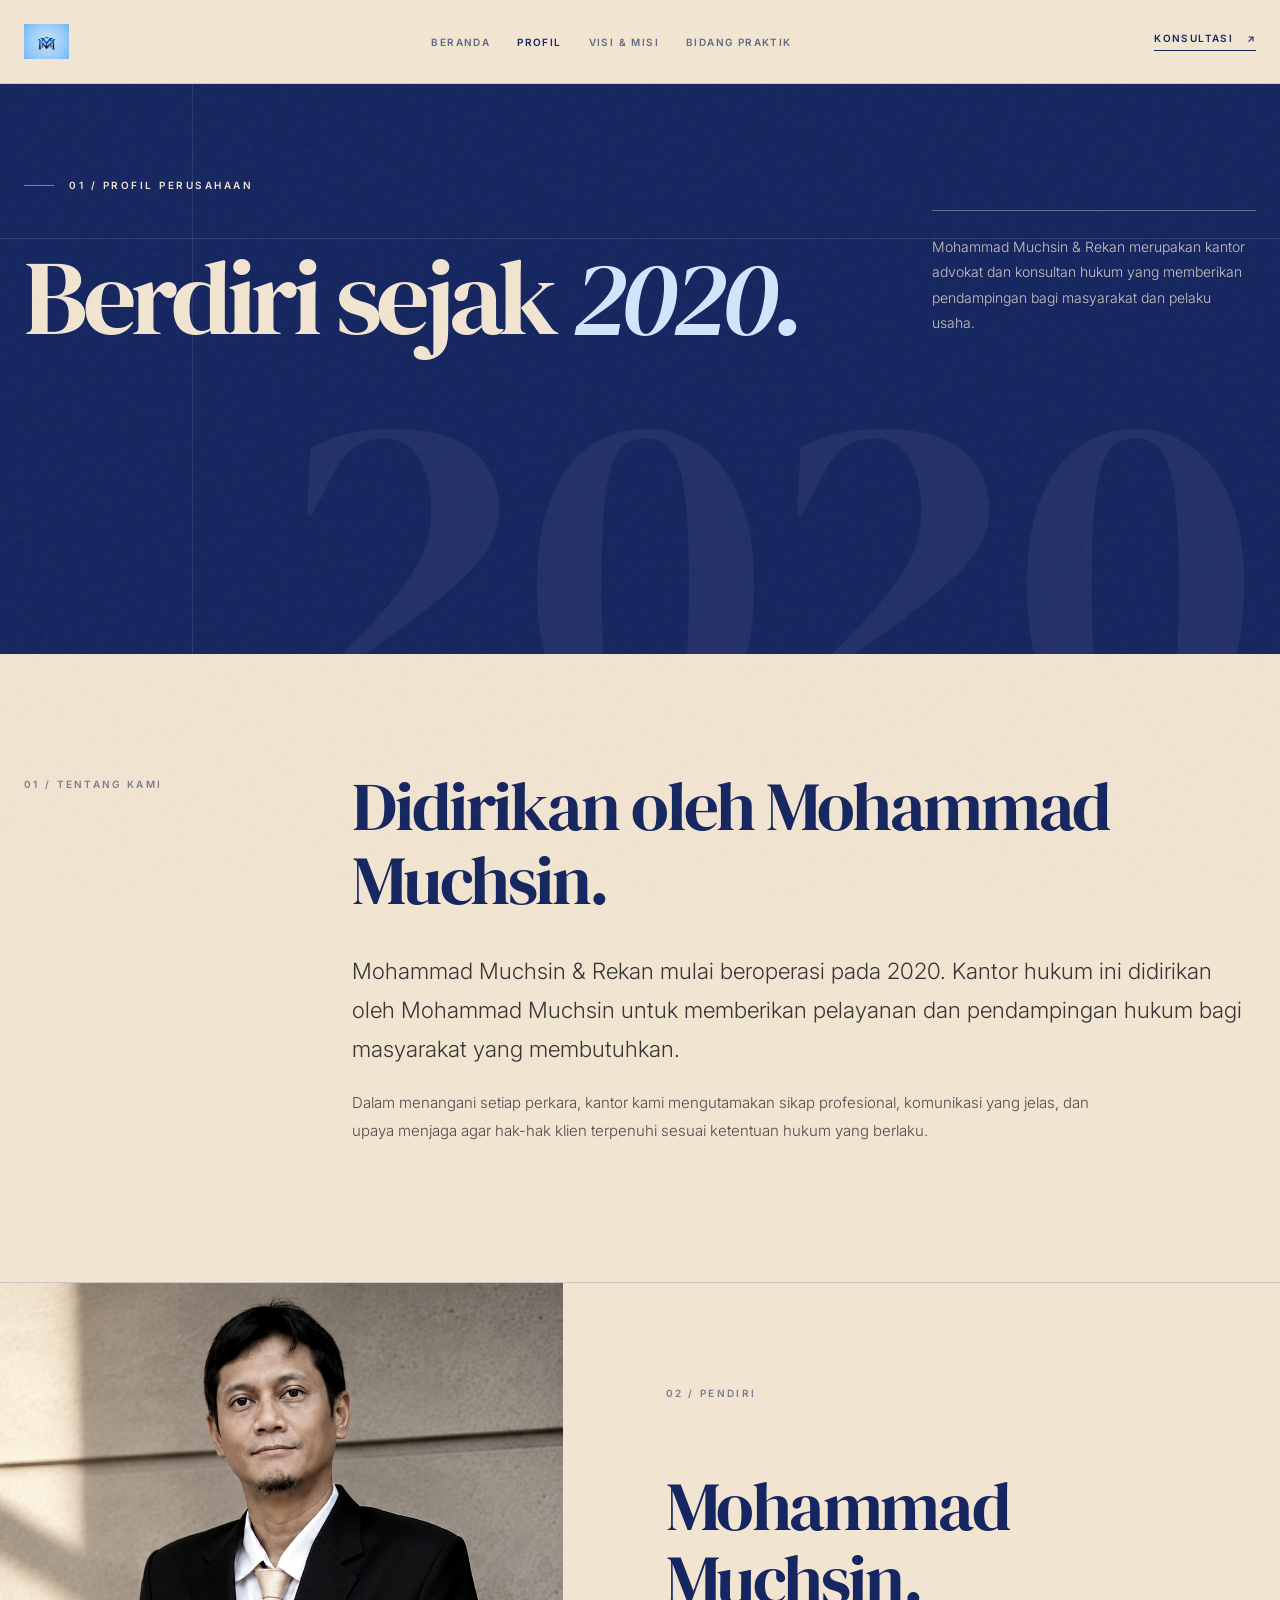
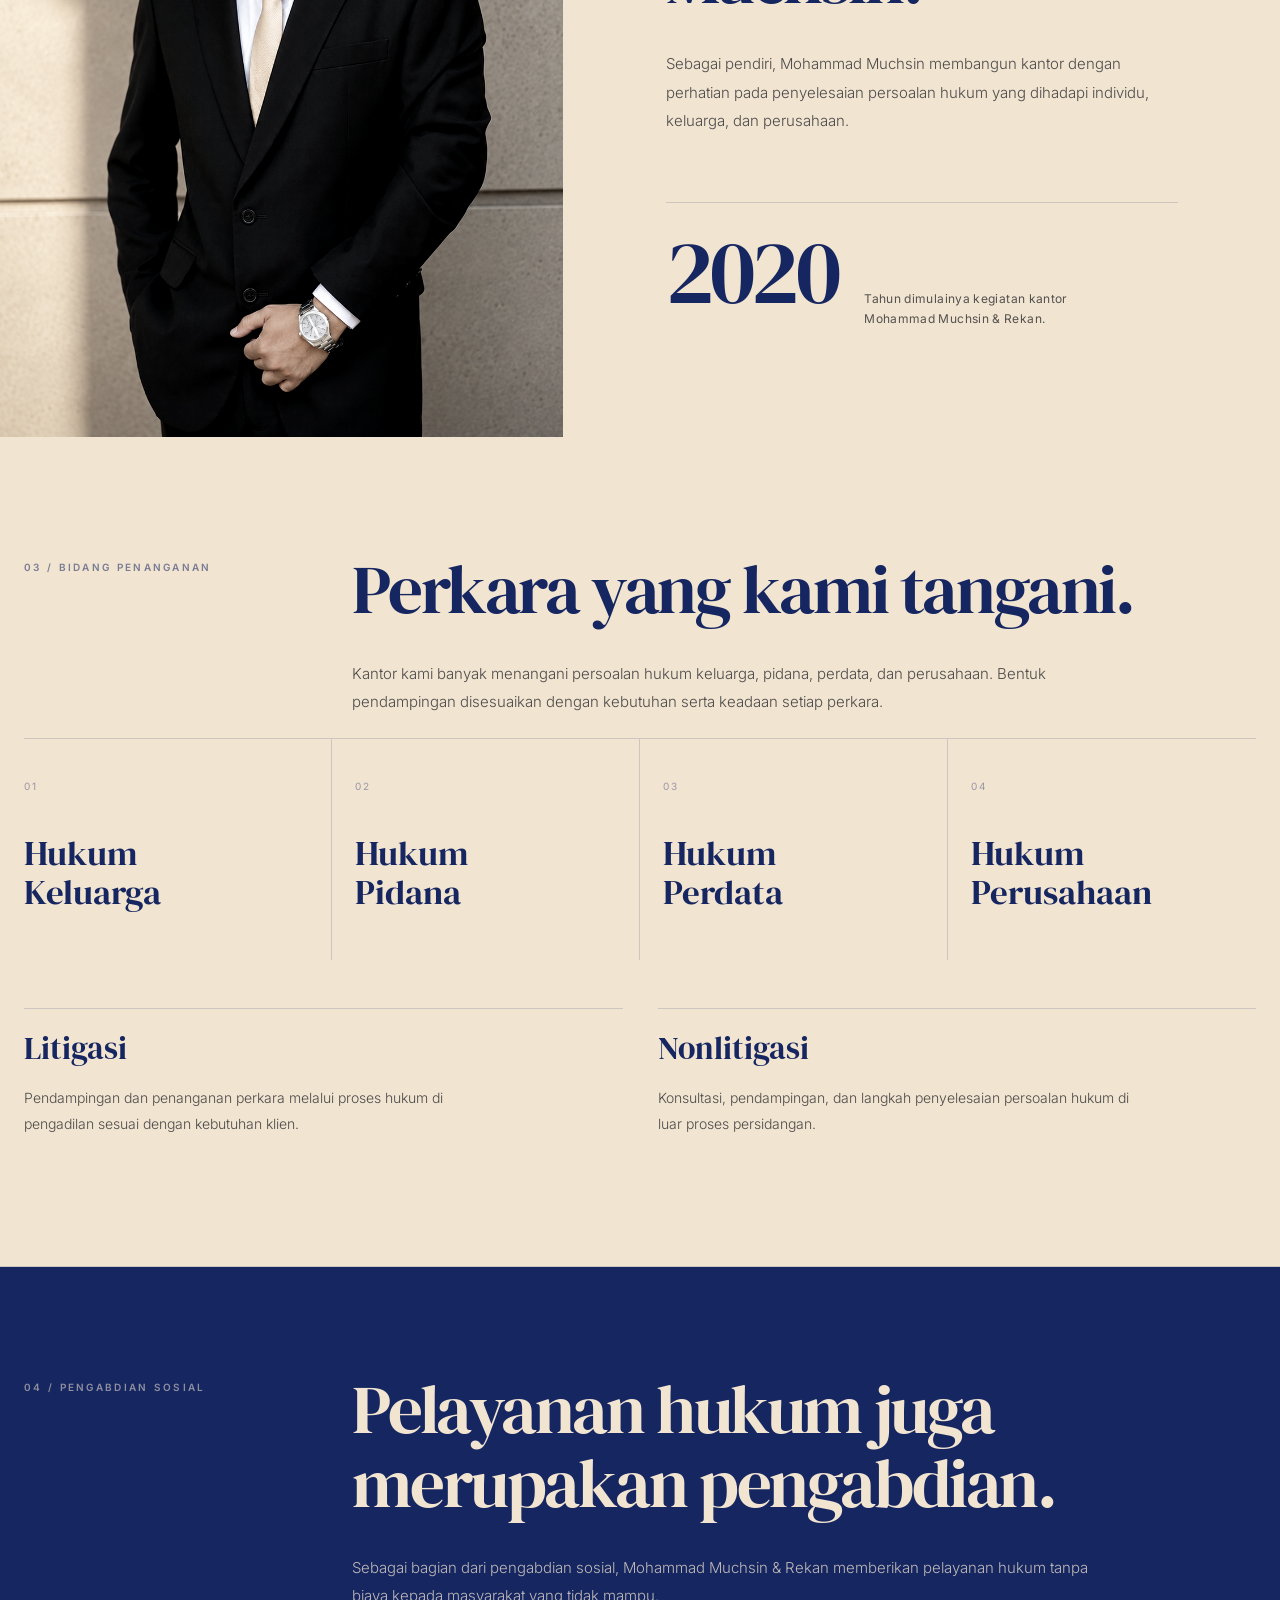
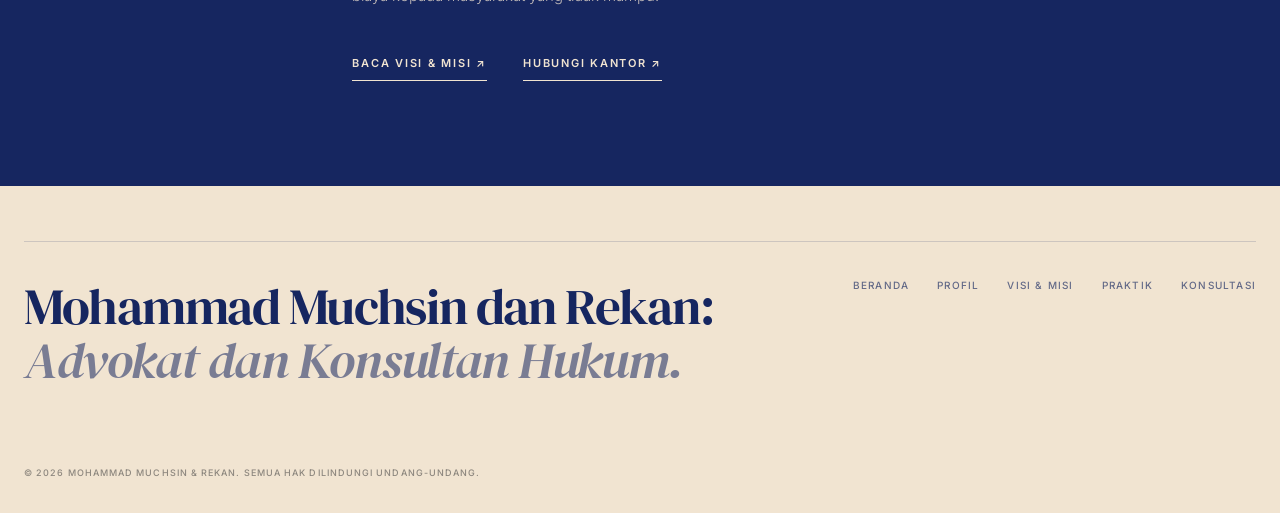
<file: profil.html>
<!doctype html>
<html lang="id">
<head><meta charset="utf-8"><meta name="viewport" content="width=device-width,initial-scale=1"><meta name="theme-color" content="#162660">
<title>Profil Perusahaan | Mohammad Muchsin &amp; Rekan</title>
<meta name="description" content="Didirikan oleh Mohammad Muchsin pada 2020, Mohammad Muchsin & Rekan memberikan layanan hukum litigasi dan nonlitigasi untuk perkara keluarga, pidana, perdata, dan perusahaan.">
<link rel="preconnect" href="https://fonts.googleapis.com"><link rel="preconnect" href="https://fonts.gstatic.com" crossorigin>
<link href="https://fonts.googleapis.com/css2?family=DM+Serif+Display:ital@0;1&family=Inter:wght@300;400;500;600&display=swap" rel="stylesheet"><link rel="stylesheet" href="./informasi.css">
</head>
<body>
<header class="site-header"><div class="nav-inner">
<a href="./index.html#chamber" class="brand" aria-label="Mohammad Muchsin dan Rekan, beranda"><img src="./assets/logo-mmr.png" alt="Mohammad Muchsin & Rekan" width="180" height="35"></a>
<nav class="nav-links" aria-label="Navigasi utama">
<a href="./index.html">Beranda</a>
<a href="./profil.html" aria-current="page">Profil</a>
<a href="./visi-misi.html">Visi &amp; Misi</a>
<a href="./index.html#practice">Bidang Praktik</a>
</nav>
<a class="nav-contact" href="https://wa.me/6281291860481" target="_blank" rel="noopener noreferrer">Konsultasi <span aria-hidden="true">↗</span></a>
</div></header>
<main id="main">
<section class="page-hero" aria-labelledby="hero-title"><span class="hero-index" aria-hidden="true">2020</span><div class="wrap hero-grid"><div>
<p class="eyebrow">01 / Profil Perusahaan</p>
<h1 id="hero-title">Berdiri sejak <em>2020.</em></h1></div>
<div class="hero-aside"><p>Mohammad Muchsin &amp; Rekan merupakan kantor advokat dan konsultan hukum yang memberikan pendampingan bagi masyarakat dan pelaku usaha.</p></div>
</div></section>
<section class="section"><div class="wrap section-grid"><p class="section-label">01 / Tentang Kami</p><div><h2 class="section-heading">Didirikan oleh Mohammad Muchsin.</h2>
<p class="lead">Mohammad Muchsin &amp; Rekan mulai beroperasi pada 2020. Kantor hukum ini didirikan oleh Mohammad Muchsin untuk memberikan pelayanan dan pendampingan hukum bagi masyarakat yang membutuhkan.</p>
<p class="body-copy">Dalam menangani setiap perkara, kantor kami mengutamakan sikap profesional, komunikasi yang jelas, dan upaya menjaga agar hak-hak klien terpenuhi sesuai ketentuan hukum yang berlaku.</p>
</div></div></section>
<section class="founder-section" aria-labelledby="pendiri"><div class="founder-grid">
<figure class="founder-image"><img src="./assets/muchsin.png" alt="Mohammad Muchsin, pendiri Mohammad Muchsin dan Rekan" loading="lazy"></figure>
<div class="founder-copy"><p class="section-label">02 / Pendiri</p><h2 class="section-heading" id="pendiri">Mohammad<br>Muchsin.</h2>
<p class="body-copy">Sebagai pendiri, Mohammad Muchsin membangun kantor dengan perhatian pada penyelesaian persoalan hukum yang dihadapi individu, keluarga, dan perusahaan.</p>
<div class="fact"><span class="number">2020</span><p>Tahun dimulainya kegiatan kantor Mohammad Muchsin &amp; Rekan.</p></div>
</div></div></section>
<section class="section" aria-labelledby="bidang"><div class="wrap"><div class="section-grid"><p class="section-label">03 / Bidang Penanganan</p><div><h2 id="bidang" class="section-heading">Perkara yang kami tangani.</h2><p class="body-copy">Kantor kami banyak menangani persoalan hukum keluarga, pidana, perdata, dan perusahaan. Bentuk pendampingan disesuaikan dengan kebutuhan serta keadaan setiap perkara.</p></div></div>
<div class="practice-grid"><div class="practice-item"><span class="practice-no">01</span><h3>Hukum<br>Keluarga</h3></div><div class="practice-item"><span class="practice-no">02</span><h3>Hukum<br>Pidana</h3></div><div class="practice-item"><span class="practice-no">03</span><h3>Hukum<br>Perdata</h3></div><div class="practice-item"><span class="practice-no">04</span><h3>Hukum<br>Perusahaan</h3></div></div>
<div class="two-col"><div><h3>Litigasi</h3><p>Pendampingan dan penanganan perkara melalui proses hukum di pengadilan sesuai dengan kebutuhan klien.</p></div><div><h3>Nonlitigasi</h3><p>Konsultasi, pendampingan, dan langkah penyelesaian persoalan hukum di luar proses persidangan.</p></div></div>
</div></section>
<section class="social-section"><div class="wrap section-grid"><p class="section-label">04 / Pengabdian Sosial</p><div><h2 class="section-heading">Pelayanan hukum juga merupakan pengabdian.</h2>
<p class="body-copy">Sebagai bagian dari pengabdian sosial, Mohammad Muchsin &amp; Rekan memberikan pelayanan hukum tanpa biaya kepada masyarakat yang tidak mampu.</p>
<div class="link-row"><a class="text-link" href="./visi-misi.html">Baca Visi &amp; Misi ↗</a><a class="text-link" href="https://wa.me/6281291860481" target="_blank" rel="noopener noreferrer">Hubungi Kantor ↗</a></div>
</div></div></section>
</main><footer class="site-footer"><div class="wrap"><div class="footer-top"><div class="footer-name">Mohammad Muchsin dan Rekan:<br><em>Advokat dan Konsultan Hukum.</em></div><nav class="footer-nav" aria-label="Navigasi kaki halaman"><a href="./index.html">Beranda</a><a href="./profil.html">Profil</a><a href="./visi-misi.html">Visi &amp; Misi</a><a href="./index.html#practice">Praktik</a><a href="https://wa.me/6281291860481" target="_blank" rel="noopener noreferrer">Konsultasi</a></nav></div><p class="footnote">© 2026 Mohammad Muchsin &amp; Rekan. Semua hak dilindungi undang-undang.</p></div></footer>
</body></html>
</file>
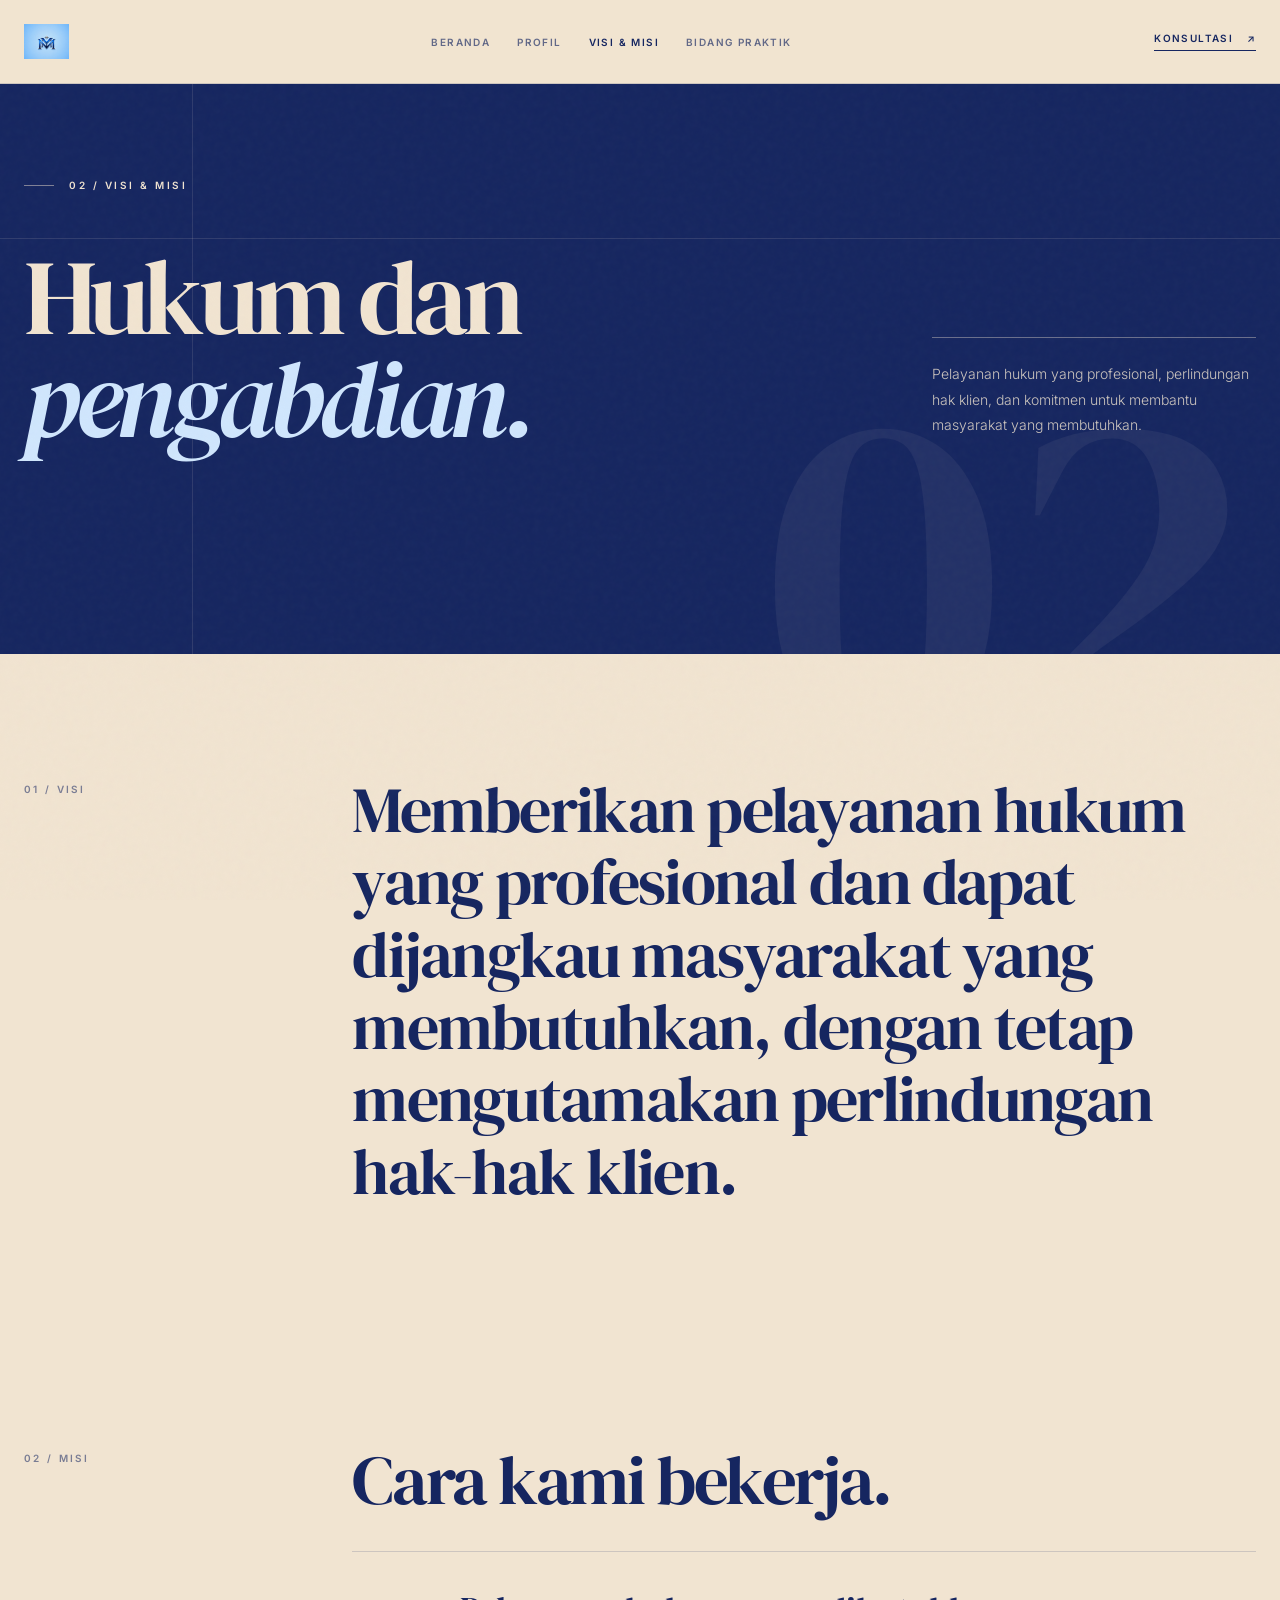
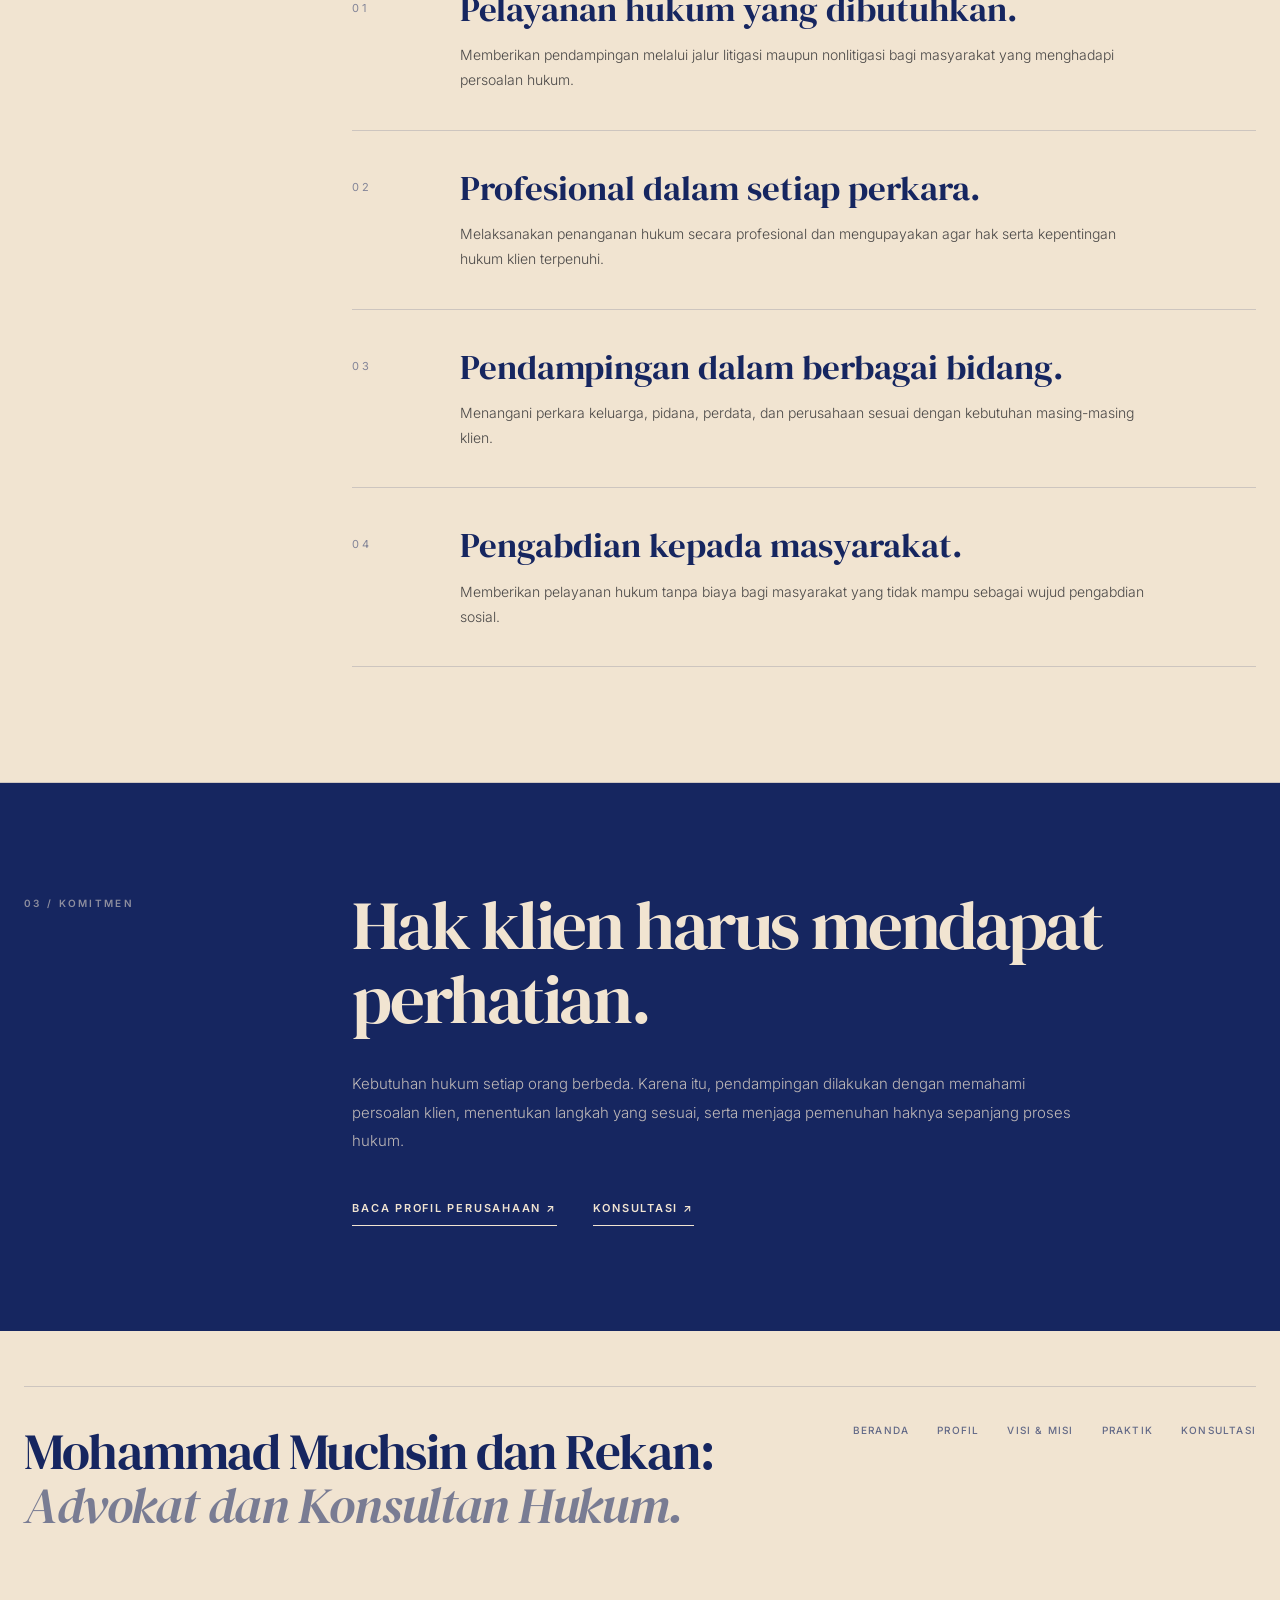
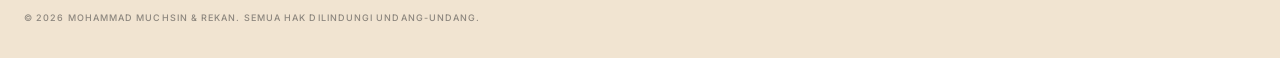
<file: visi-misi.html>
<!doctype html>
<html lang="id">
<head><meta charset="utf-8"><meta name="viewport" content="width=device-width,initial-scale=1"><meta name="theme-color" content="#162660">
<title>Visi &amp; Misi | Mohammad Muchsin &amp; Rekan</title>
<meta name="description" content="Visi dan misi Mohammad Muchsin & Rekan: pelayanan hukum profesional, litigasi dan nonlitigasi, perlindungan hak klien, serta bantuan hukum tanpa biaya bagi masyarakat tidak mampu.">
<link rel="preconnect" href="https://fonts.googleapis.com"><link rel="preconnect" href="https://fonts.gstatic.com" crossorigin>
<link href="https://fonts.googleapis.com/css2?family=DM+Serif+Display:ital@0;1&family=Inter:wght@300;400;500;600&display=swap" rel="stylesheet"><link rel="stylesheet" href="./informasi.css">
</head>
<body>
<header class="site-header"><div class="nav-inner">
<a href="./index.html#chamber" class="brand" aria-label="Mohammad Muchsin dan Rekan, beranda"><img src="./assets/logo-mmr.png" alt="Mohammad Muchsin & Rekan" width="180" height="35"></a>
<nav class="nav-links" aria-label="Navigasi utama">
<a href="./index.html">Beranda</a>
<a href="./profil.html">Profil</a>
<a href="./visi-misi.html" aria-current="page">Visi &amp; Misi</a>
<a href="./index.html#practice">Bidang Praktik</a>
</nav>
<a class="nav-contact" href="https://wa.me/6281291860481" target="_blank" rel="noopener noreferrer">Konsultasi <span aria-hidden="true">↗</span></a>
</div></header>
<main id="main">
<section class="page-hero" aria-labelledby="hero-title"><span class="hero-index" aria-hidden="true">02</span><div class="wrap hero-grid"><div><p class="eyebrow">02 / Visi &amp; Misi</p><h1 id="hero-title">Hukum dan <em>pengabdian.</em></h1></div>
<div class="hero-aside"><p>Pelayanan hukum yang profesional, perlindungan hak klien, dan komitmen untuk membantu masyarakat yang membutuhkan.</p></div>
</div></section>
<section class="vision-feature"><div class="wrap section-grid"><p class="section-label">01 / Visi</p><div><h2 class="vision-statement">Memberikan pelayanan hukum yang profesional dan dapat dijangkau masyarakat yang membutuhkan, dengan tetap mengutamakan perlindungan hak-hak klien.</h2></div></div></section>
<section class="section" aria-labelledby="misi"><div class="wrap section-grid"><p class="section-label">02 / Misi</p><div><h2 id="misi" class="section-heading">Cara kami bekerja.</h2><div class="mission-list">
<div class="mission-item"><span class="mission-number">01</span><div><h3>Pelayanan hukum yang dibutuhkan.</h3><p>Memberikan pendampingan melalui jalur litigasi maupun nonlitigasi bagi masyarakat yang menghadapi persoalan hukum.</p></div></div>
<div class="mission-item"><span class="mission-number">02</span><div><h3>Profesional dalam setiap perkara.</h3><p>Melaksanakan penanganan hukum secara profesional dan mengupayakan agar hak serta kepentingan hukum klien terpenuhi.</p></div></div>
<div class="mission-item"><span class="mission-number">03</span><div><h3>Pendampingan dalam berbagai bidang.</h3><p>Menangani perkara keluarga, pidana, perdata, dan perusahaan sesuai dengan kebutuhan masing-masing klien.</p></div></div>
<div class="mission-item"><span class="mission-number">04</span><div><h3>Pengabdian kepada masyarakat.</h3><p>Memberikan pelayanan hukum tanpa biaya bagi masyarakat yang tidak mampu sebagai wujud pengabdian sosial.</p></div></div>
</div></div></div></section>
<section class="social-section"><div class="wrap section-grid"><p class="section-label">03 / Komitmen</p><div><h2 class="section-heading">Hak klien harus mendapat perhatian.</h2><p class="body-copy">Kebutuhan hukum setiap orang berbeda. Karena itu, pendampingan dilakukan dengan memahami persoalan klien, menentukan langkah yang sesuai, serta menjaga pemenuhan haknya sepanjang proses hukum.</p>
<div class="link-row"><a class="text-link" href="./profil.html">Baca Profil Perusahaan ↗</a><a class="text-link" href="https://wa.me/6281291860481" target="_blank" rel="noopener noreferrer">Konsultasi ↗</a></div>
</div></div></section>
</main><footer class="site-footer"><div class="wrap"><div class="footer-top"><div class="footer-name">Mohammad Muchsin dan Rekan:<br><em>Advokat dan Konsultan Hukum.</em></div><nav class="footer-nav" aria-label="Navigasi kaki halaman"><a href="./index.html">Beranda</a><a href="./profil.html">Profil</a><a href="./visi-misi.html">Visi &amp; Misi</a><a href="./index.html#practice">Praktik</a><a href="https://wa.me/6281291860481" target="_blank" rel="noopener noreferrer">Konsultasi</a></nav></div><p class="footnote">© 2026 Mohammad Muchsin &amp; Rekan. Semua hak dilindungi undang-undang.</p></div></footer>
</body></html>
</file>
<file: informasi.css>
:root{--navy:#162660;--bone:#F1E4D1;--powder:#D0E6FD;--ink:#111318;--line:rgba(22,38,96,.16)}
*{box-sizing:border-box}
html{scroll-behavior:smooth}
body{margin:0;background:var(--bone);color:var(--ink);font-family:Inter,Arial,sans-serif;-webkit-font-smoothing:antialiased}
body::before{content:"";position:fixed;inset:0;z-index:30;pointer-events:none;opacity:.026;background-image:url("data:image/svg+xml,%3Csvg viewBox='0 0 160 160' xmlns='http://www.w3.org/2000/svg'%3E%3Cfilter id='n'%3E%3CfeTurbulence type='fractalNoise' baseFrequency='.82' numOctaves='3' stitchTiles='stitch'/%3E%3C/filter%3E%3Cpath fill='%23000' filter='url(%23n)' d='M0 0h160v160H0z'/%3E%3C/svg%3E")}
::selection{background:var(--navy);color:var(--bone)}
a{color:inherit;text-decoration:none}
a:focus-visible{outline:2px solid var(--navy);outline-offset:5px}
img{display:block;max-width:100%}
.wrap{width:min(100% - 48px,1360px);margin-inline:auto}
.site-header{position:sticky;top:0;z-index:40;background:rgba(241,228,209,.96);backdrop-filter:blur(14px);border-bottom:1px solid var(--line)}
.nav-inner{width:min(100% - 48px,1360px);margin-inline:auto;min-height:83px;display:flex;align-items:center;justify-content:space-between;gap:25px}
.brand{display:flex;align-items:center;flex:0 0 auto}
.brand img{height:35px;width:auto;max-width:185px;object-fit:contain}
.nav-links{display:flex;align-items:center;gap:27px}
.nav-links a,.nav-contact{font-size:10px;font-weight:600;text-transform:uppercase;letter-spacing:.14em;white-space:nowrap}
.nav-links a{padding:12px 0;color:rgba(22,38,96,.65);transition:color .25s}
.nav-links a:hover,.nav-links a[aria-current="page"]{color:var(--navy)}
.nav-contact{border-bottom:1px solid var(--navy);padding-bottom:6px;color:var(--navy)}
.nav-contact span{margin-left:9px}
.page-hero{position:relative;overflow:hidden;min-height:570px;background:var(--navy);color:var(--bone);padding:95px 0 85px}
.page-hero::before{content:"";position:absolute;left:15%;top:0;bottom:0;border-left:1px solid rgba(241,228,209,.11)}
.page-hero::after{content:"";position:absolute;left:0;right:0;top:27%;border-top:1px solid rgba(241,228,209,.12)}
.hero-grid{display:grid;grid-template-columns:minmax(0,1fr) minmax(270px,.38fr);gap:54px;align-items:end;position:relative;z-index:1}
.eyebrow{font-size:10px;font-weight:600;letter-spacing:.25em;text-transform:uppercase;display:flex;align-items:center;gap:15px;margin:0 0 55px}
.eyebrow::before{content:"";width:30px;height:1px;background:currentColor;opacity:.48;flex:none}
.page-hero h1{font-family:"DM Serif Display",Georgia,serif;font-weight:400;font-size:clamp(3.75rem,8.3vw,9.5rem);line-height:.96;letter-spacing:-.05em;margin:0;max-width:1050px;overflow-wrap:normal}
.page-hero h1 em{font-weight:400;color:var(--powder)}
.hero-aside{padding-bottom:13px;border-top:1px solid rgba(241,228,209,.38);padding-top:23px}
.hero-aside p{max-width:320px;font-weight:300;font-size:14px;line-height:1.8;margin:0;color:rgba(241,228,209,.83)}
.hero-index{position:absolute;right:2vw;bottom:-12vw;font:400 clamp(15rem,37vw,40rem)/1 "DM Serif Display",Georgia,serif;color:rgba(241,228,209,.055);pointer-events:none}
.section{padding:115px 0;border-bottom:1px solid var(--line)}
.section-grid{display:grid;grid-template-columns:23% minmax(0,1fr);gap:45px}
.section-label{font-size:10px;font-weight:600;letter-spacing:.23em;text-transform:uppercase;color:rgba(22,38,96,.55);margin:9px 0 30px}
.section-heading{font:400 clamp(2.6rem,5.4vw,6.4rem)/1.07 "DM Serif Display",Georgia,serif;letter-spacing:-.035em;color:var(--navy);margin:0 0 34px;max-width:960px}
.section-heading em{font-weight:400}
.lead{font-size:clamp(1.1rem,1.75vw,1.45rem);line-height:1.75;max-width:900px;color:rgba(17,19,24,.83);font-weight:300;margin:0 0 20px}
.body-copy{font-size:15px;line-height:1.9;max-width:740px;color:rgba(17,19,24,.73);font-weight:300;margin:0 0 21px}
.founder-section{padding:0;background:var(--bone)}
.founder-grid{display:grid;grid-template-columns:44% 56%;min-height:680px}
.founder-image{margin:0;overflow:hidden;background:var(--navy);min-height:620px}
.founder-image img{width:100%;height:100%;object-fit:cover;object-position:center top;filter:grayscale(55%) contrast(1.08)}
.founder-copy{padding:95px max(48px,8vw);display:flex;flex-direction:column;justify-content:center}
.founder-copy .section-label{margin-bottom:70px}
.fact{display:flex;gap:27px;align-items:baseline;border-top:1px solid var(--line);padding-top:24px;margin-top:45px}
.fact .number{font:400 clamp(4rem,7vw,7rem)/1 "DM Serif Display",Georgia,serif;letter-spacing:-.04em;color:var(--navy)}
.fact p{font-size:12px;line-height:1.7;letter-spacing:.03em;color:rgba(17,19,24,.7);max-width:245px}
.practice-grid{display:grid;grid-template-columns:repeat(4,minmax(0,1fr));border-top:1px solid var(--line)}
.practice-item{padding:35px 23px 48px;border-right:1px solid var(--line);min-height:193px}
.practice-item:first-child{padding-left:0}
.practice-item:last-child{border-right:0}
.practice-no{color:rgba(22,38,96,.4);font-size:10px;letter-spacing:.2em}
.practice-item h3{font:400 clamp(1.7rem,2.7vw,3rem)/1.13 "DM Serif Display",Georgia,serif;color:var(--navy);margin:40px 0 0}
.two-col{display:grid;grid-template-columns:1fr 1fr;gap:35px;margin-top:48px}
.two-col>div{border-top:1px solid var(--line);padding-top:20px}
.two-col h3{font:400 2rem/1.2 "DM Serif Display",Georgia,serif;color:var(--navy);margin:0 0 18px}
.two-col p{font-size:14px;line-height:1.85;font-weight:300;color:rgba(17,19,24,.73);max-width:485px}
.vision-feature{padding:120px 0;background:var(--bone)}
.vision-statement{font:400 clamp(2.7rem,5vw,6.5rem)/1.13 "DM Serif Display",Georgia,serif;color:var(--navy);letter-spacing:-.027em;margin:0;max-width:1050px}
.mission-list{margin:20px 0 0;border-top:1px solid var(--line)}
.mission-item{display:grid;grid-template-columns:90px minmax(0,1fr);gap:18px;padding:37px 0;border-bottom:1px solid var(--line)}
.mission-item .mission-number{color:rgba(22,38,96,.5);font-size:11px;letter-spacing:.2em;margin-top:12px}
.mission-item h3{margin:0 0 12px;font:400 clamp(1.65rem,2.7vw,3.15rem)/1.2 "DM Serif Display",Georgia,serif;color:var(--navy)}
.mission-item p{margin:0;font-size:14px;font-weight:300;line-height:1.8;color:rgba(17,19,24,.74);max-width:690px}
.social-section{background:var(--navy);color:var(--bone);padding:105px 0}
.social-section .section-label{color:rgba(241,228,209,.55)}
.social-section .section-heading{color:var(--bone)}
.social-section .body-copy{color:rgba(241,228,209,.77)}
.social-section .section-grid{align-items:start}
.link-row{display:flex;gap:36px;flex-wrap:wrap;margin-top:45px}
.text-link{font-size:11px;text-transform:uppercase;letter-spacing:.16em;font-weight:600;padding-bottom:10px;border-bottom:1px solid currentColor;transition:opacity .25s}
.text-link:hover{opacity:.6}
.site-footer{background:var(--bone);padding:55px 0 35px}
.footer-top{display:flex;justify-content:space-between;align-items:flex-start;gap:40px;border-top:1px solid var(--line);padding-top:37px}
.footer-name{font:400 clamp(1.8rem,4vw,4rem)/1.06 "DM Serif Display",Georgia,serif;letter-spacing:-.025em;color:var(--navy);max-width:750px}
.footer-name em{font-weight:400;color:rgba(22,38,96,.55)}
.footer-nav{display:flex;gap:18px 28px;flex-wrap:wrap;justify-content:flex-end}
.footer-nav a,.footnote{font-size:10px;text-transform:uppercase;letter-spacing:.12em;font-weight:500;color:rgba(22,38,96,.65)}
.footnote{margin:80px 0 0;color:rgba(17,19,24,.45);font-size:9px}
@media(min-width:801px){.page-hero h1,.hero-aside{animation:rise .75s ease both}.hero-aside{animation-delay:.13s}}
@keyframes rise{from{opacity:0;transform:translateY(23px)}to{opacity:1;transform:translateY(0)}}
@media(max-width:1050px){.nav-links{gap:16px}.nav-links a,.nav-contact{font-size:9px;letter-spacing:.1em}.brand img{max-width:140px}.founder-copy{padding:55px 5vw}.section{padding:85px 0}}
@media(max-width:800px){.wrap,.nav-inner{width:min(100% - 36px,1360px)}.nav-inner{min-height:0;flex-wrap:wrap;gap:0;padding:15px 0 10px}.brand{width:50%}.brand img{height:29px;max-width:155px}.nav-contact{order:1;margin-left:auto}.nav-links{order:2;flex-basis:100%;justify-content:space-between;gap:12px;overflow-x:auto;margin-top:12px;padding-top:11px;border-top:1px solid var(--line)}.nav-links a{font-size:9px;padding:5px 0;flex:none}.page-hero{min-height:unset;padding:75px 0 78px}.hero-grid{grid-template-columns:1fr;gap:60px}.eyebrow{margin-bottom:42px}.page-hero h1{font-size:clamp(3.7rem,12vw,6.5rem);max-width:740px}.hero-aside{max-width:510px}.hero-index{right:1vw;bottom:-5vw;font-size:45vw}.section-grid{grid-template-columns:1fr;gap:8px}.section{padding:73px 0}.founder-grid{grid-template-columns:1fr}.founder-image{height:560px;min-height:0}.founder-copy{padding:68px 18px 83px}.founder-copy .section-label{margin-bottom:28px}.practice-grid{grid-template-columns:repeat(2,1fr)}.practice-item:nth-child(2){border-right:0}.practice-item:nth-child(-n+2){border-bottom:1px solid var(--line)}.practice-item{padding:24px 18px 38px;min-height:155px}.practice-item:nth-child(odd){padding-left:0}.social-section,.vision-feature{padding:80px 0}.footer-top{flex-direction:column}.footer-nav{justify-content:flex-start}.footnote{margin-top:65px}}
@media(max-width:470px){.page-hero h1{font-size:clamp(3.3rem,12vw,5rem)}.section-heading{font-size:clamp(2.3rem,10vw,4rem)}.lead{font-size:1.05rem}.founder-image{height:430px}.fact{flex-direction:column;gap:10px}.fact .number{font-size:5rem}.two-col{grid-template-columns:1fr;gap:15px}.mission-item{grid-template-columns:42px 1fr;gap:10px}.mission-item h3{font-size:1.7rem}.vision-statement{font-size:2.35rem}.footer-name{font-size:2.3rem}}
@media(prefers-reduced-motion:reduce){html{scroll-behavior:auto}*,*::before,*::after{animation:none!important;transition:none!important}}
</file>
